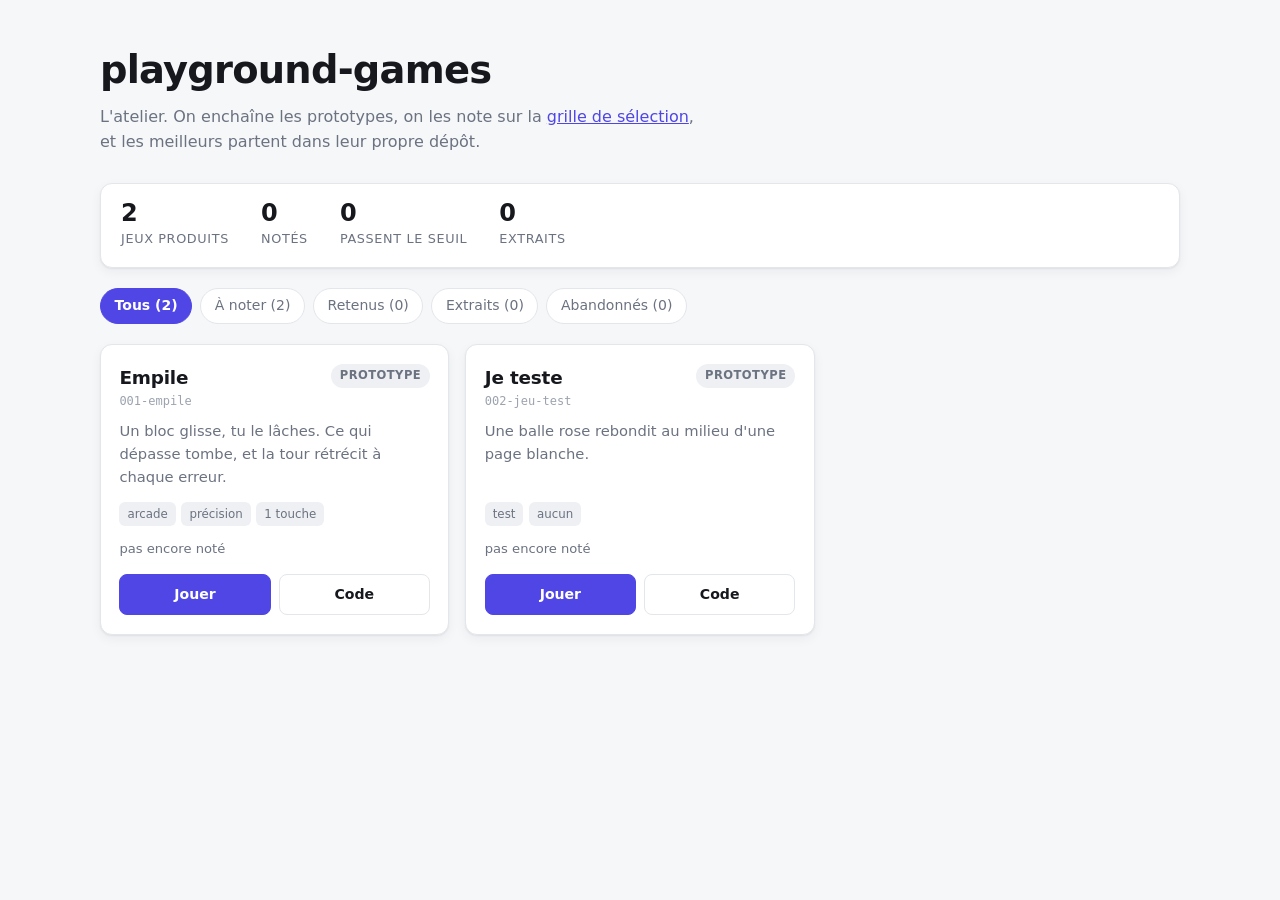
<file: index.html>
<!doctype html>
<html lang="fr">
<head>
<meta charset="utf-8">
<meta name="viewport" content="width=device-width, initial-scale=1">
<title>playground-games — l'atelier</title>
<link rel="icon" href="data:image/svg+xml,%3Csvg%20xmlns='http://www.w3.org/2000/svg'%20viewBox='0%200%2032%2032'%3E%3Crect%20width='32'%20height='32'%20rx='7'%20fill='rgb(79,70,229)'/%3E%3Crect%20x='6'%20y='21'%20width='20'%20height='5'%20rx='1.5'%20fill='rgba(255,255,255,.95)'/%3E%3Crect%20x='8.5'%20y='14'%20width='15'%20height='5'%20rx='1.5'%20fill='rgba(255,255,255,.72)'/%3E%3Crect%20x='11'%20y='7'%20width='10'%20height='5'%20rx='1.5'%20fill='rgba(255,255,255,.48)'/%3E%3C/svg%3E">
<style>
  :root {
    --fond: #f6f7f9;
    --carte: #ffffff;
    --bord: #e3e6ea;
    --texte: #16181d;
    --doux: #6b7280;
    --accent: #4f46e5;
    --ok: #15803d;
    --ok-fond: #dcfce7;
    --info: #1d4ed8;
    --info-fond: #dbeafe;
    --neutre-fond: #eef0f3;
    --mort: #9ca3af;
    --ombre: 0 1px 2px rgba(16, 24, 40, .06), 0 4px 12px rgba(16, 24, 40, .05);
  }
  @media (prefers-color-scheme: dark) {
    :root {
      --fond: #0e1014;
      --carte: #171a21;
      --bord: #262b35;
      --texte: #e8eaed;
      --doux: #9aa3b2;
      --accent: #818cf8;
      --ok: #4ade80;
      --ok-fond: #14321f;
      --info: #93b4fd;
      --info-fond: #16233f;
      --neutre-fond: #21262f;
      --mort: #5b6472;
      --ombre: none;
    }
  }
  * { box-sizing: border-box; }
  body {
    margin: 0;
    padding: 2.5rem 1.25rem 4rem;
    background: var(--fond);
    color: var(--texte);
    font: 16px/1.55 system-ui, -apple-system, "Segoe UI", Roboto, sans-serif;
    -webkit-font-smoothing: antialiased;
  }
  .page { max-width: 1080px; margin: 0 auto; }

  header h1 {
    margin: 0 0 .35rem;
    font-size: clamp(1.7rem, 5vw, 2.4rem);
    letter-spacing: -.02em;
  }
  header p { margin: 0; color: var(--doux); max-width: 60ch; }
  header a { color: var(--accent); }

  .stats {
    display: flex; flex-wrap: wrap; gap: .5rem 2rem;
    margin: 1.75rem 0 1.25rem; padding: 1rem 1.25rem;
    background: var(--carte); border: 1px solid var(--bord);
    border-radius: 12px; box-shadow: var(--ombre);
  }
  .stat b { display: block; font-size: 1.5rem; line-height: 1.1; }
  .stat span { font-size: .8rem; color: var(--doux); text-transform: uppercase; letter-spacing: .05em; }

  .filtres { display: flex; flex-wrap: wrap; gap: .5rem; margin-bottom: 1.25rem; }
  .filtres button {
    font: inherit; font-size: .875rem; cursor: pointer;
    padding: .4rem .85rem; border-radius: 999px;
    border: 1px solid var(--bord); background: var(--carte); color: var(--doux);
  }
  .filtres button[aria-pressed="true"] {
    background: var(--accent); border-color: var(--accent); color: #fff; font-weight: 600;
  }

  .grille { display: grid; gap: 1rem; grid-template-columns: repeat(auto-fill, minmax(290px, 1fr)); }

  .jeu {
    display: flex; flex-direction: column;
    background: var(--carte); border: 1px solid var(--bord);
    border-radius: 12px; padding: 1.15rem; box-shadow: var(--ombre);
  }
  .jeu.est-abandonné { opacity: .58; }
  .jeu .haut { display: flex; align-items: flex-start; justify-content: space-between; gap: .75rem; }
  .jeu h2 { margin: 0; font-size: 1.15rem; letter-spacing: -.01em; }
  .jeu .slug { font-size: .75rem; color: var(--mort); font-family: ui-monospace, SFMono-Regular, Menlo, monospace; }
  .jeu .pitch { margin: .6rem 0 .85rem; color: var(--doux); font-size: .92rem; flex: 1; }

  .pilule {
    flex-shrink: 0; font-size: .72rem; font-weight: 600; padding: .2rem .55rem;
    border-radius: 999px; background: var(--neutre-fond); color: var(--doux);
    text-transform: uppercase; letter-spacing: .04em;
  }
  .pilule.retenu { background: var(--ok-fond); color: var(--ok); }
  .pilule.extrait { background: var(--info-fond); color: var(--info); }

  .tags { display: flex; flex-wrap: wrap; gap: .35rem; margin-bottom: .85rem; }
  .tag { font-size: .74rem; padding: .15rem .5rem; border-radius: 6px; background: var(--neutre-fond); color: var(--doux); }

  .note { display: flex; align-items: center; gap: .6rem; margin-bottom: .9rem; font-size: .82rem; color: var(--doux); }
  .note .total { font-weight: 700; color: var(--texte); font-size: .95rem; }
  .barres { display: flex; gap: 3px; }
  .barres i { width: 22px; height: 6px; border-radius: 3px; background: var(--neutre-fond); }
  .barres i[data-plein] { background: var(--accent); }
  .barres i[data-faible] { background: #ef4444; }

  .actions { display: flex; gap: .5rem; }
  .actions a {
    flex: 1; text-align: center; text-decoration: none; font-size: .88rem; font-weight: 600;
    padding: .55rem .75rem; border-radius: 8px;
    border: 1px solid var(--bord); color: var(--texte); background: transparent;
  }
  .actions a.jouer { background: var(--accent); border-color: var(--accent); color: #fff; }

  .vide { padding: 3rem 1rem; text-align: center; color: var(--doux); }
  code { font-family: ui-monospace, SFMono-Regular, Menlo, monospace; font-size: .9em; }
</style>
</head>
<body>
<div class="page">
  <header>
    <h1>playground-games</h1>
    <p>
      L'atelier. On enchaîne les prototypes, on les note sur la
      <a href="https://github.com/Capitaine-Muffin/playground-games/blob/main/SELECTION.md">grille de sélection</a>,
      et les meilleurs partent dans leur propre dépôt.
    </p>
  </header>

  <div class="stats" id="stats"></div>
  <div class="filtres" id="filtres"></div>
  <div class="grille" id="grille"></div>
</div>

<script>
const FILTRES = [
  { cle: 'tous',      label: 'Tous',        test: () => true },
  { cle: 'a-noter',   label: 'À noter',     test: (j) => !j.note && j.status === 'prototype' },
  { cle: 'retenu',    label: 'Retenus',     test: (j) => j.status === 'retenu' },
  { cle: 'extrait',   label: 'Extraits',    test: (j) => j.status === 'extrait' },
  { cle: 'abandonne', label: 'Abandonnés',  test: (j) => j.status === 'abandonné' },
];
const CRITERES = ['fun30s', 'rejouabilite', 'originalite', 'montrable'];

let jeux = [];
let filtreActif = 'tous';

const el = (tag, props = {}, ...enfants) => {
  const n = Object.assign(document.createElement(tag), props);
  for (const e of enfants.flat()) if (e != null) n.append(e);
  return n;
};

function carte(j) {
  const c = el('article', { className: `jeu est-${j.status}` });

  c.append(el('div', { className: 'haut' },
    el('div', {},
      el('h2', { textContent: j.title }),
      el('div', { className: 'slug', textContent: j.slug })),
    el('span', { className: `pilule ${j.status}`, textContent: j.status })));

  c.append(el('p', { className: 'pitch', textContent: j.pitch }));

  const tags = (j.genre || []).map((g) => el('span', { className: 'tag', textContent: g }));
  if (j.controls) tags.push(el('span', { className: 'tag', textContent: j.controls }));
  if (tags.length) c.append(el('div', { className: 'tags' }, tags));

  // La note ne s'affiche que si les 4 critères sont remplis — une note partielle
  // induirait en erreur sur le seuil d'extraction.
  if (j.note) {
    const barres = el('div', { className: 'barres' },
      CRITERES.map((cr) => {
        const n = j.scores[cr];
        const b = el('i', { title: `${cr} : ${n}/5` });
        if (n >= 3) b.dataset.plein = '';
        else b.dataset.faible = '';
        return b;
      }));
    c.append(el('div', { className: 'note' },
      el('span', { className: 'total', textContent: `${j.total}/20` }),
      barres,
      j.atteintSeuil ? el('span', { textContent: '✓ passe le seuil' }) : null));
  } else {
    c.append(el('div', { className: 'note' }, el('span', { textContent: 'pas encore noté' })));
  }

  const actions = el('div', { className: 'actions' },
    el('a', { className: 'jouer', href: `games/${j.slug}/`, textContent: 'Jouer' }),
    el('a', {
      href: j.repo || `https://github.com/Capitaine-Muffin/playground-games/tree/main/games/${j.slug}`,
      textContent: j.repo ? 'Son dépôt' : 'Code',
    }));
  c.append(actions);
  return c;
}

function rendre() {
  const grille = document.getElementById('grille');
  const visibles = jeux.filter(FILTRES.find((f) => f.cle === filtreActif).test);
  grille.replaceChildren(...visibles.map(carte));
  if (!visibles.length) {
    grille.replaceChildren(el('p', { className: 'vide', textContent: 'Aucun jeu dans cette catégorie.' }));
  }
  for (const b of document.querySelectorAll('.filtres button')) {
    b.setAttribute('aria-pressed', String(b.dataset.cle === filtreActif));
  }
}

function initFiltres() {
  document.getElementById('filtres').replaceChildren(...FILTRES.map((f) => {
    const n = jeux.filter(f.test).length;
    const b = el('button', { textContent: `${f.label} (${n})` });
    b.dataset.cle = f.cle;
    b.onclick = () => { filtreActif = f.cle; rendre(); };
    return b;
  }));
}

function initStats() {
  const stats = [
    ['Jeux produits', jeux.length],
    ['Notés', jeux.filter((j) => j.note).length],
    ['Passent le seuil', jeux.filter((j) => j.atteintSeuil).length],
    ['Extraits', jeux.filter((j) => j.status === 'extrait').length],
  ];
  document.getElementById('stats').replaceChildren(...stats.map(([label, valeur]) =>
    el('div', { className: 'stat' },
      el('b', { textContent: String(valeur) }),
      el('span', { textContent: label }))));
}

fetch('games.json')
  .then((r) => r.json())
  .then((data) => {
    jeux = data.games;
    initStats();
    initFiltres();
    rendre();
  })
  .catch(() => {
    document.getElementById('grille').replaceChildren(
      el('p', { className: 'vide' },
        el('span', { textContent: 'Impossible de charger games.json. En local, sers le dossier : ' }),
        el('code', { textContent: 'python3 -m http.server 8000' })));
  });
</script>
</body>
</html>
</file>
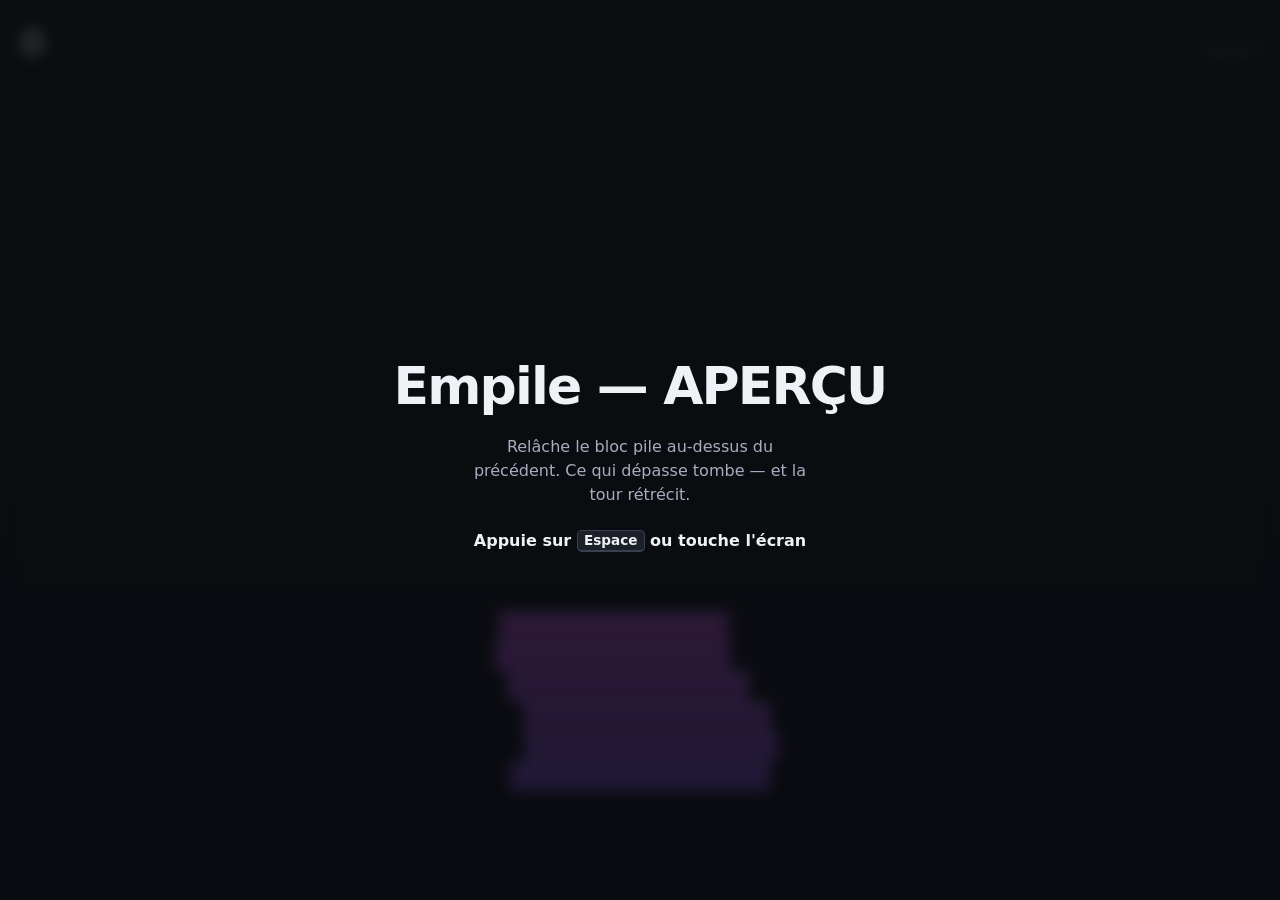
<file: games/001-empile/index.html>
<!doctype html>
<html lang="fr">
<head>
<meta charset="utf-8">
<meta name="viewport" content="width=device-width, initial-scale=1, viewport-fit=cover, user-scalable=no">
<meta name="theme-color" content="#0d1017">
<title>Empile</title>
<link rel="icon" href="data:image/svg+xml,%3Csvg%20xmlns='http://www.w3.org/2000/svg'%20viewBox='0%200%2032%2032'%3E%3Crect%20width='32'%20height='32'%20rx='7'%20fill='rgb(99,102,241)'/%3E%3Crect%20x='6'%20y='21'%20width='20'%20height='5'%20rx='1.5'%20fill='rgba(255,255,255,.95)'/%3E%3Crect%20x='8.5'%20y='14'%20width='15'%20height='5'%20rx='1.5'%20fill='rgba(255,255,255,.72)'/%3E%3Crect%20x='11'%20y='7'%20width='10'%20height='5'%20rx='1.5'%20fill='rgba(255,255,255,.48)'/%3E%3C/svg%3E">
<link rel="stylesheet" href="style.css">
</head>
<body>
  <div id="scene">
    <canvas id="canvas"></canvas>

    <div id="hud">
      <span id="score">0</span>
      <span id="best">record 0</span>
    </div>

    <div id="overlay" class="visible">
      <h1>Empile — APERÇU</h1>
      <p id="consigne">Relâche le bloc pile au-dessus du précédent. Ce qui dépasse tombe — et la tour rétrécit.</p>
      <p class="cta">Appuie sur <kbd>Espace</kbd> ou touche l'écran</p>
    </div>
  </div>
  <script src="game.js"></script>
</body>
</html>
</file>
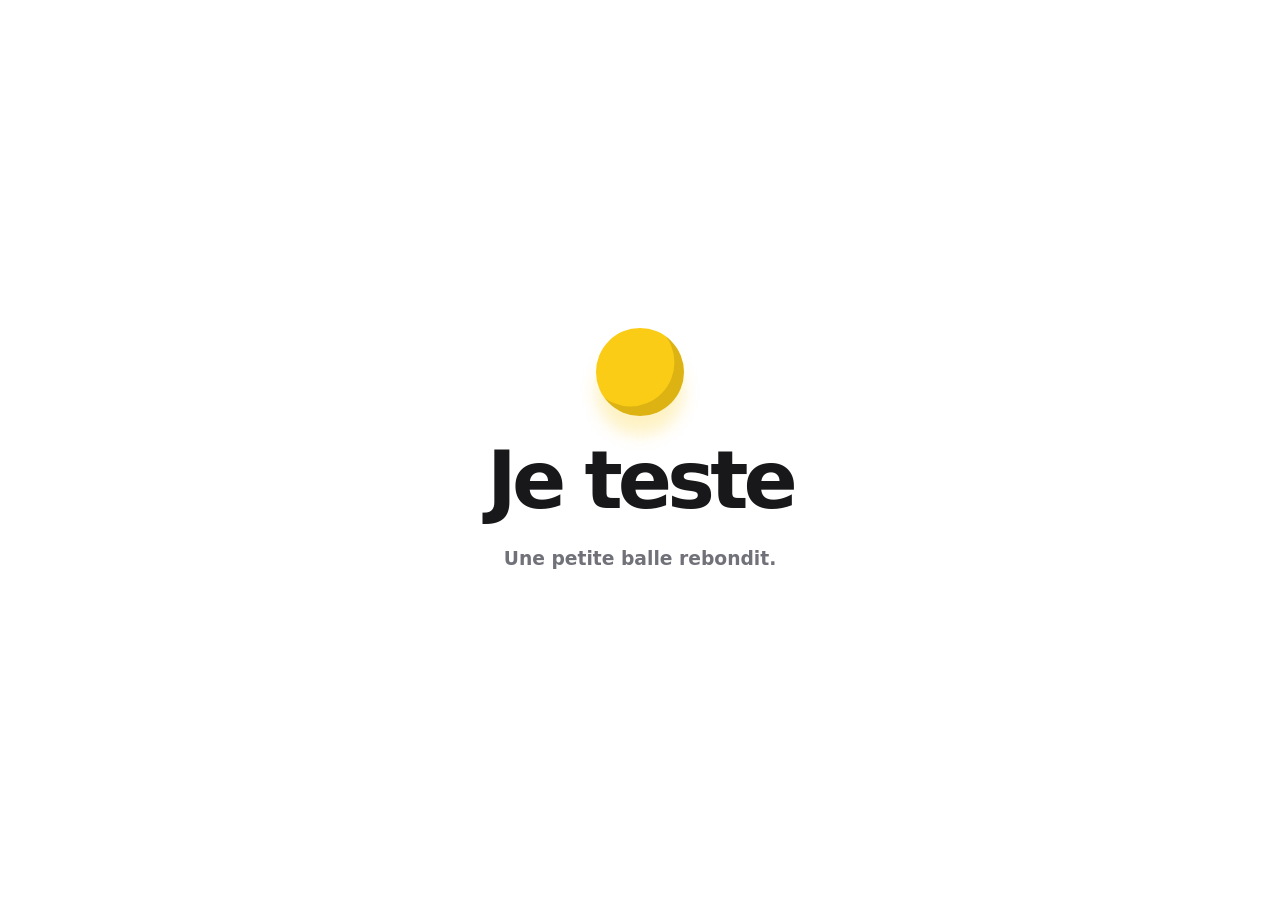
<file: games/002-jeu-test/index.html>
<!doctype html>
<html lang="fr">
<head>
<meta charset="utf-8">
<meta name="viewport" content="width=device-width, initial-scale=1, viewport-fit=cover, user-scalable=no">
<meta name="theme-color" content="#ffffff">
<title>Je teste</title>
<link rel="icon" href="data:image/svg+xml,%3Csvg%20xmlns='http://www.w3.org/2000/svg'%20viewBox='0%200%2032%2032'%3E%3Crect%20width='32'%20height='32'%20rx='7'%20fill='rgb(100,116,139)'/%3E%3Crect%20x='6'%20y='21'%20width='20'%20height='5'%20rx='1.5'%20fill='rgba(255,255,255,.95)'/%3E%3Crect%20x='8.5'%20y='14'%20width='15'%20height='5'%20rx='1.5'%20fill='rgba(255,255,255,.72)'/%3E%3Crect%20x='11'%20y='7'%20width='10'%20height='5'%20rx='1.5'%20fill='rgba(255,255,255,.48)'/%3E%3C/svg%3E">
<link rel="stylesheet" href="style.css">
</head>
<body>
  <main>
    <div class="ball" aria-hidden="true"></div>
    <h1>Je teste</h1>
    <p>Une petite balle rebondit.</p>
  </main>
  <script src="game.js"></script>
</body>
</html>
</file>
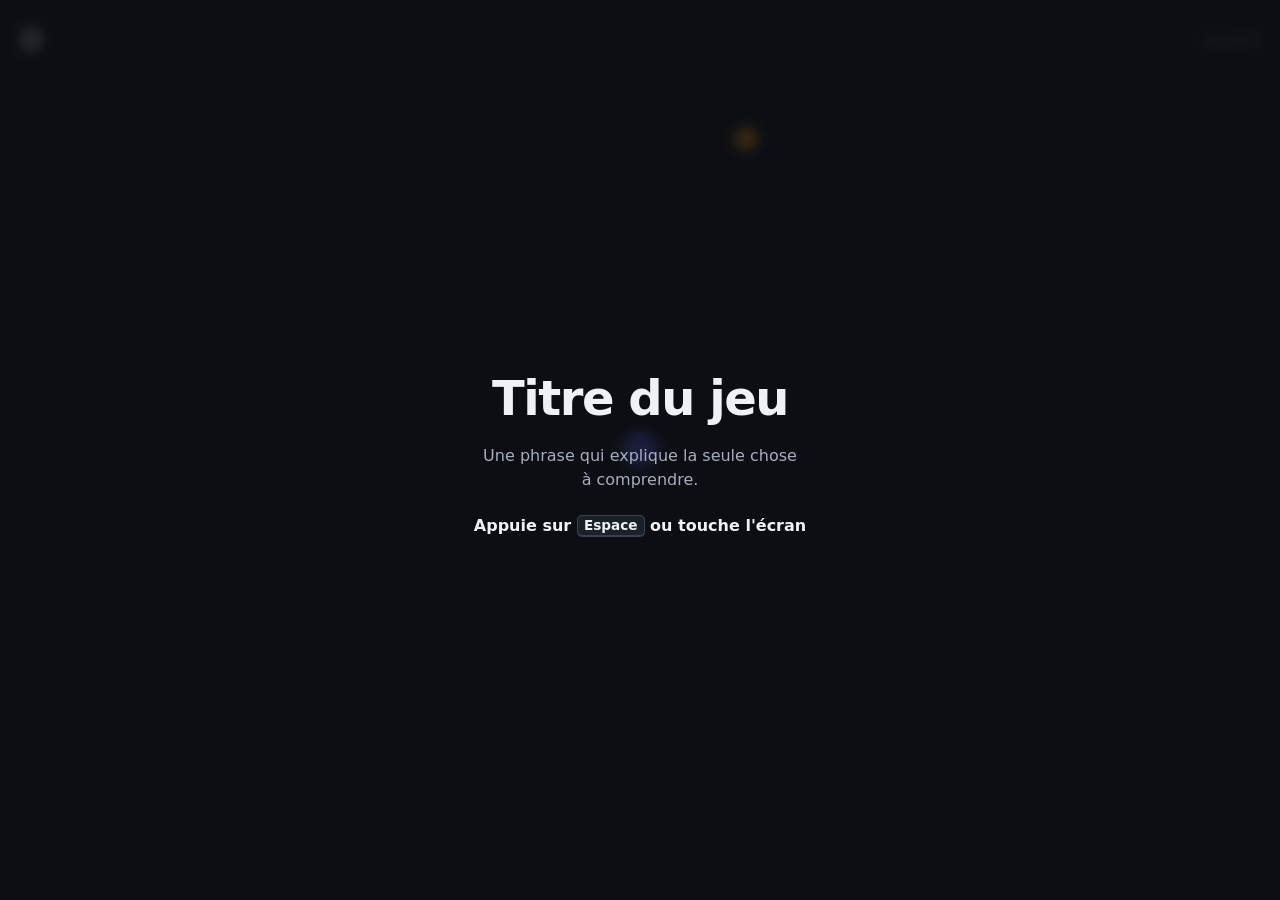
<file: games/_template/index.html>
<!doctype html>
<html lang="fr">
<head>
<meta charset="utf-8">
<meta name="viewport" content="width=device-width, initial-scale=1, viewport-fit=cover, user-scalable=no">
<meta name="theme-color" content="#12141a">
<title>Titre du jeu</title>
<link rel="icon" href="data:image/svg+xml,%3Csvg%20xmlns='http://www.w3.org/2000/svg'%20viewBox='0%200%2032%2032'%3E%3Crect%20width='32'%20height='32'%20rx='7'%20fill='rgb(100,116,139)'/%3E%3Crect%20x='6'%20y='21'%20width='20'%20height='5'%20rx='1.5'%20fill='rgba(255,255,255,.95)'/%3E%3Crect%20x='8.5'%20y='14'%20width='15'%20height='5'%20rx='1.5'%20fill='rgba(255,255,255,.72)'/%3E%3Crect%20x='11'%20y='7'%20width='10'%20height='5'%20rx='1.5'%20fill='rgba(255,255,255,.48)'/%3E%3C/svg%3E">
<link rel="stylesheet" href="style.css">
</head>
<body>
  <div id="scene">
    <canvas id="canvas"></canvas>

    <div id="hud">
      <span id="score">0</span>
      <span id="best">record 0</span>
    </div>

    <div id="overlay" class="visible">
      <h1>Titre du jeu</h1>
      <p id="consigne">Une phrase qui explique la seule chose à comprendre.</p>
      <p class="cta">Appuie sur <kbd>Espace</kbd> ou touche l'écran</p>
    </div>
  </div>
  <script src="game.js"></script>
</body>
</html>
</file>
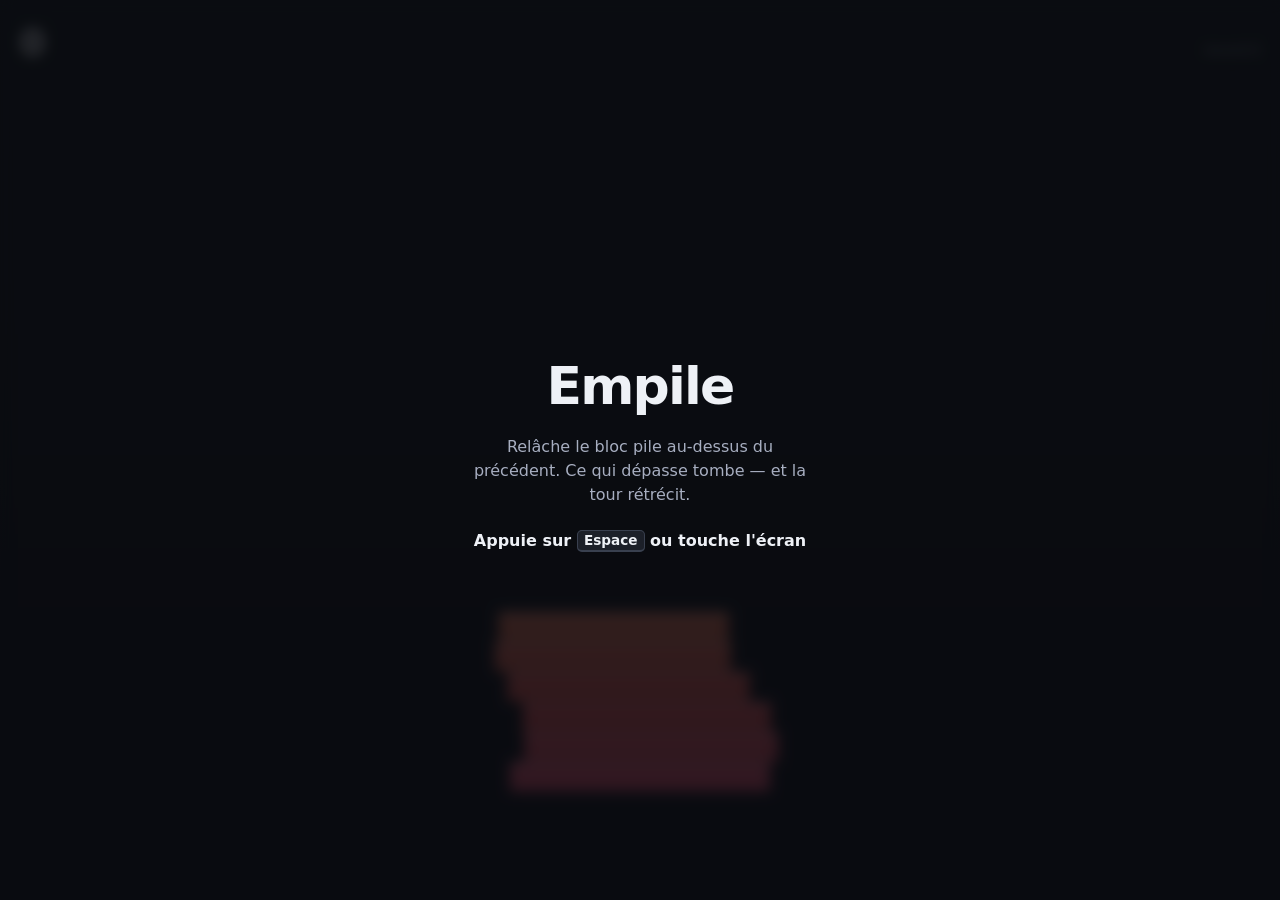
<file: previews/pr-1/games/001-empile/index.html>
<!doctype html>
<html lang="fr">
<head>
<meta charset="utf-8">
<meta name="viewport" content="width=device-width, initial-scale=1, viewport-fit=cover, user-scalable=no">
<meta name="theme-color" content="#0d1017">
<title>Empile</title>
<link rel="icon" href="data:image/svg+xml,%3Csvg%20xmlns='http://www.w3.org/2000/svg'%20viewBox='0%200%2032%2032'%3E%3Crect%20width='32'%20height='32'%20rx='7'%20fill='rgb(99,102,241)'/%3E%3Crect%20x='6'%20y='21'%20width='20'%20height='5'%20rx='1.5'%20fill='rgba(255,255,255,.95)'/%3E%3Crect%20x='8.5'%20y='14'%20width='15'%20height='5'%20rx='1.5'%20fill='rgba(255,255,255,.72)'/%3E%3Crect%20x='11'%20y='7'%20width='10'%20height='5'%20rx='1.5'%20fill='rgba(255,255,255,.48)'/%3E%3C/svg%3E">
<link rel="stylesheet" href="style.css">
</head>
<body>
  <div id="scene">
    <canvas id="canvas"></canvas>

    <div id="hud">
      <span id="score">0</span>
      <span id="best">record 0</span>
    </div>

    <div id="overlay" class="visible">
      <h1>Empile</h1>
      <p id="consigne">Relâche le bloc pile au-dessus du précédent. Ce qui dépasse tombe — et la tour rétrécit.</p>
      <p class="cta">Appuie sur <kbd>Espace</kbd> ou touche l'écran</p>
    </div>
  </div>
  <script src="game.js"></script>
</body>
</html>
</file>
<file: games/001-empile/style.css>
* { box-sizing: border-box; margin: 0; padding: 0; }

html, body {
  height: 100%;
  overflow: hidden;
  background: #0d1017;
  color: #eef1f6;
  font: 16px/1.5 system-ui, -apple-system, "Segoe UI", Roboto, sans-serif;
  -webkit-font-smoothing: antialiased;
  touch-action: manipulation;
  overscroll-behavior: none;
  user-select: none;
  -webkit-user-select: none;
  -webkit-tap-highlight-color: transparent;
}

#scene { position: relative; width: 100%; height: 100%; display: grid; place-items: center; }
canvas { display: block; touch-action: none; }

#hud {
  position: absolute;
  top: max(1rem, env(safe-area-inset-top));
  left: 0; right: 0;
  display: flex;
  justify-content: space-between;
  align-items: baseline;
  padding: 0 max(1.25rem, env(safe-area-inset-left));
  font-variant-numeric: tabular-nums;
  pointer-events: none;
  text-shadow: 0 2px 12px rgba(0, 0, 0, .55);
}
#score { font-size: 2.25rem; font-weight: 700; letter-spacing: -.03em; }
#best  { font-size: .85rem; color: #9aa3b4; }

#overlay {
  position: absolute;
  inset: 0;
  display: none;
  flex-direction: column;
  align-items: center;
  justify-content: center;
  gap: .6rem;
  padding: 2rem;
  text-align: center;
  background: rgba(9, 11, 16, .8);
  backdrop-filter: blur(7px);
}
#overlay.visible { display: flex; }
#overlay h1 { font-size: clamp(2rem, 9vw, 3.25rem); letter-spacing: -.035em; }
#overlay p { color: #a7aec0; max-width: 34ch; }
#overlay .cta { margin-top: .75rem; color: #eef1f6; font-weight: 600; }

kbd {
  font: inherit; font-size: .85em;
  padding: .1em .45em;
  border: 1px solid #39404f;
  border-bottom-width: 2px;
  border-radius: 5px;
  background: #1c2029;
}

@media (prefers-reduced-motion: reduce) { #overlay { backdrop-filter: none; } }
</file>
<file: games/002-jeu-test/style.css>
* { box-sizing: border-box; }

html, body { height: 100%; margin: 0; }

body {
  overflow: hidden;
  background: white;
  color: #18181b;
  font: 600 clamp(1rem, 3vw, 1.3rem)/1.4 system-ui, sans-serif;
}

main {
  height: 100%;
  display: grid;
  place-content: center;
  justify-items: center;
  gap: .55rem;
}

h1 { margin: 0; font-size: clamp(2.4rem, 13vw, 5rem); letter-spacing: -.06em; }
p { margin: 0; color: #71717a; font-size: .9em; }

.ball {
  width: clamp(3.5rem, 16vw, 5.5rem);
  aspect-ratio: 1;
  border-radius: 50%;
  background: #facc15;
  box-shadow: inset -.6rem -.6rem 0 rgba(0, 0, 0, .12), 0 1.2rem 1rem rgba(250, 204, 21, .25);
  animation: rebond 1s ease-in-out infinite alternate;
}

@keyframes rebond {
  from { transform: translateY(-.9rem) scale(1.03); }
  to { transform: translateY(.9rem) scale(.94, 1.06); }
}

@media (prefers-reduced-motion: reduce) { .ball { animation: none; } }
</file>
<file: games/_template/style.css>
/* Squelette d'habillage commun aux jeux. À copier et adapter — pas à factoriser. */
* { box-sizing: border-box; margin: 0; padding: 0; }

html, body {
  height: 100%;
  overflow: hidden;
  background: #12141a;
  color: #eef1f6;
  font: 16px/1.5 system-ui, -apple-system, "Segoe UI", Roboto, sans-serif;
  -webkit-font-smoothing: antialiased;
  /* Empêche le zoom au double-tap et le scroll élastique pendant qu'on joue */
  touch-action: manipulation;
  overscroll-behavior: none;
  user-select: none;
  -webkit-user-select: none;
  -webkit-tap-highlight-color: transparent;
}

#scene {
  position: relative;
  width: 100%;
  height: 100%;
  display: grid;
  place-items: center;
}

canvas { display: block; touch-action: none; }

#hud {
  position: absolute;
  top: max(1rem, env(safe-area-inset-top));
  left: 0; right: 0;
  display: flex;
  justify-content: space-between;
  padding: 0 max(1.25rem, env(safe-area-inset-left));
  font-variant-numeric: tabular-nums;
  pointer-events: none;
}
#score { font-size: 2rem; font-weight: 700; letter-spacing: -.02em; }
#best  { font-size: .85rem; color: #8b93a3; align-self: center; }

#overlay {
  position: absolute;
  inset: 0;
  display: none;
  flex-direction: column;
  align-items: center;
  justify-content: center;
  gap: .6rem;
  padding: 2rem;
  text-align: center;
  background: rgba(12, 14, 19, .82);
  backdrop-filter: blur(6px);
}
#overlay.visible { display: flex; }
#overlay h1 { font-size: clamp(1.8rem, 8vw, 3rem); letter-spacing: -.03em; }
#overlay p { color: #a7aec0; max-width: 32ch; }
#overlay .cta { margin-top: .75rem; color: #eef1f6; font-weight: 600; }

kbd {
  font: inherit; font-size: .85em;
  padding: .1em .45em;
  border: 1px solid #39404f;
  border-bottom-width: 2px;
  border-radius: 5px;
  background: #1c2029;
}

@media (prefers-reduced-motion: reduce) {
  #overlay { backdrop-filter: none; }
}
</file>
<file: previews/pr-1/games/001-empile/style.css>
* { box-sizing: border-box; margin: 0; padding: 0; }

html, body {
  height: 100%;
  overflow: hidden;
  background: #0d1017;
  color: #eef1f6;
  font: 16px/1.5 system-ui, -apple-system, "Segoe UI", Roboto, sans-serif;
  -webkit-font-smoothing: antialiased;
  touch-action: manipulation;
  overscroll-behavior: none;
  user-select: none;
  -webkit-user-select: none;
  -webkit-tap-highlight-color: transparent;
}

#scene { position: relative; width: 100%; height: 100%; display: grid; place-items: center; }
canvas { display: block; touch-action: none; }

#hud {
  position: absolute;
  top: max(1rem, env(safe-area-inset-top));
  left: 0; right: 0;
  display: flex;
  justify-content: space-between;
  align-items: baseline;
  padding: 0 max(1.25rem, env(safe-area-inset-left));
  font-variant-numeric: tabular-nums;
  pointer-events: none;
  text-shadow: 0 2px 12px rgba(0, 0, 0, .55);
}
#score { font-size: 2.25rem; font-weight: 700; letter-spacing: -.03em; }
#best  { font-size: .85rem; color: #9aa3b4; }

#overlay {
  position: absolute;
  inset: 0;
  display: none;
  flex-direction: column;
  align-items: center;
  justify-content: center;
  gap: .6rem;
  padding: 2rem;
  text-align: center;
  background: rgba(9, 11, 16, .8);
  backdrop-filter: blur(7px);
}
#overlay.visible { display: flex; }
#overlay h1 { font-size: clamp(2rem, 9vw, 3.25rem); letter-spacing: -.035em; }
#overlay p { color: #a7aec0; max-width: 34ch; }
#overlay .cta { margin-top: .75rem; color: #eef1f6; font-weight: 600; }

kbd {
  font: inherit; font-size: .85em;
  padding: .1em .45em;
  border: 1px solid #39404f;
  border-bottom-width: 2px;
  border-radius: 5px;
  background: #1c2029;
}

@media (prefers-reduced-motion: reduce) { #overlay { backdrop-filter: none; } }
</file>
